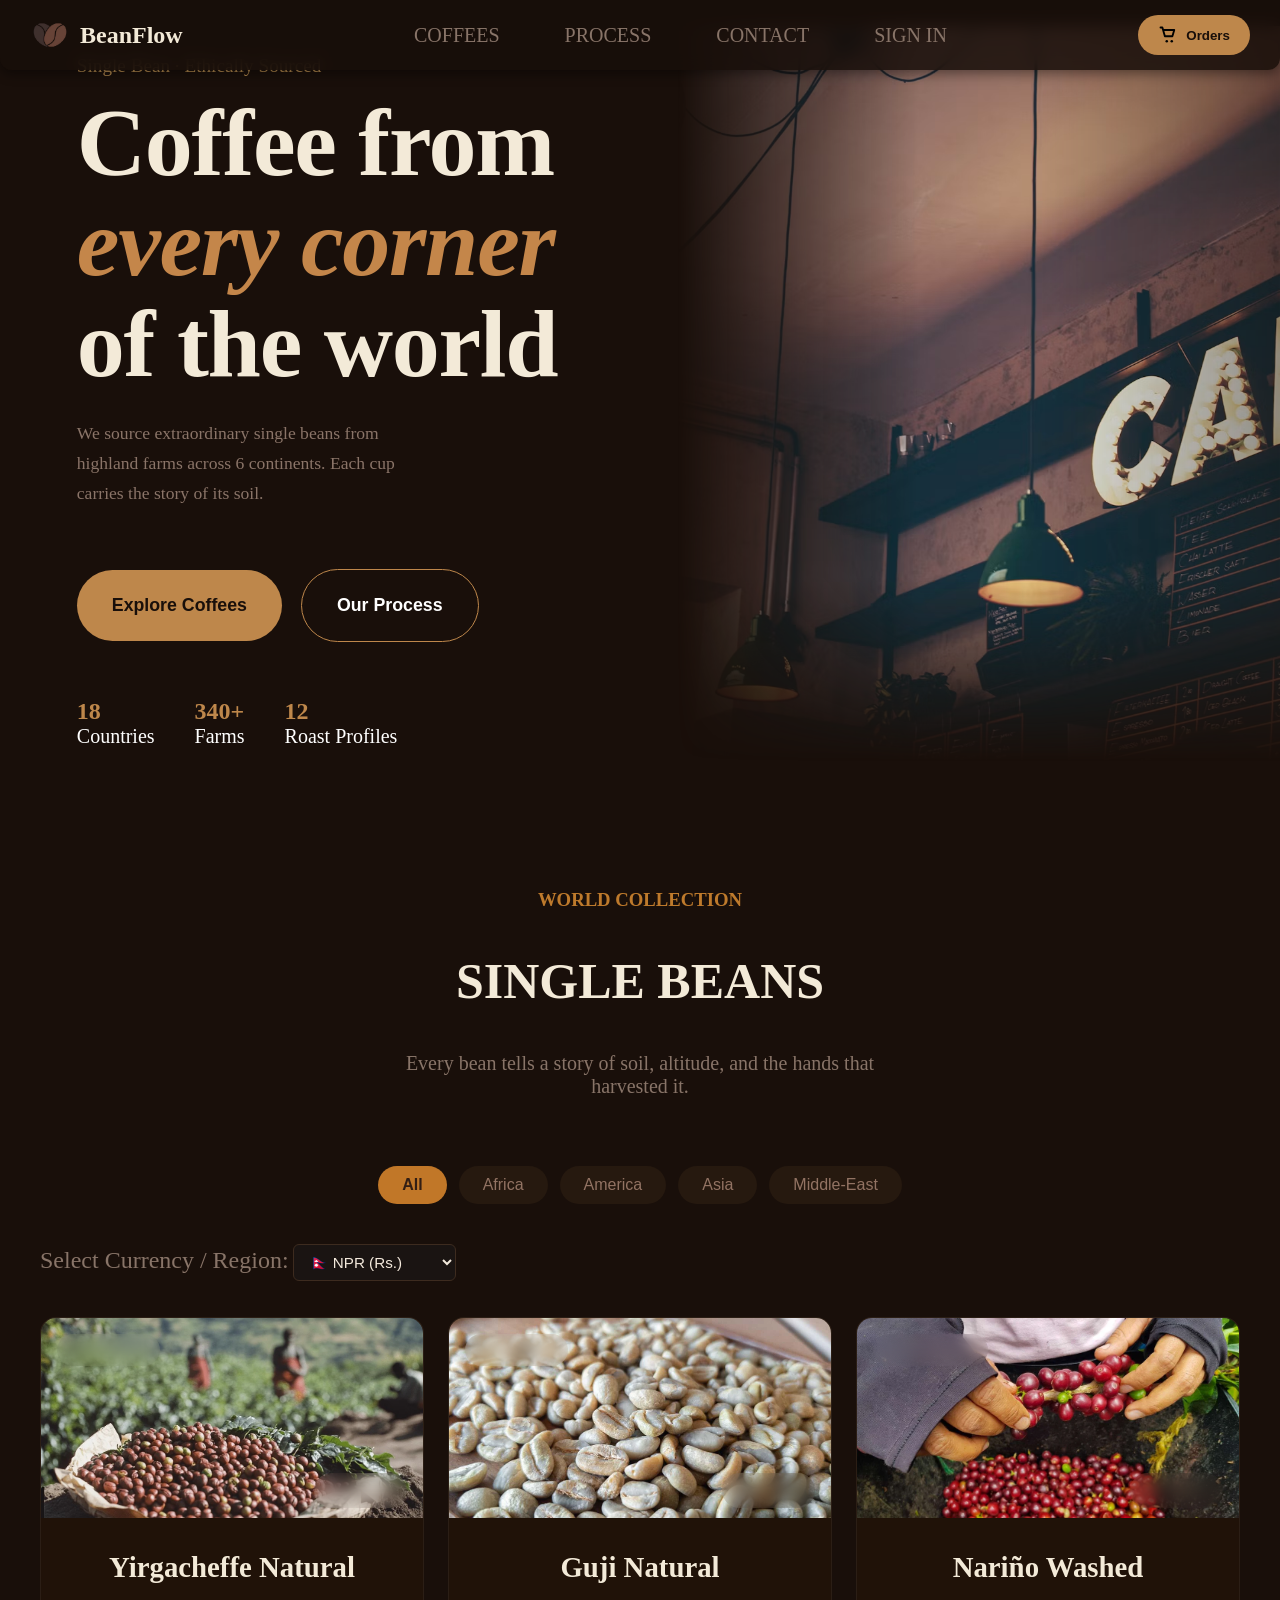
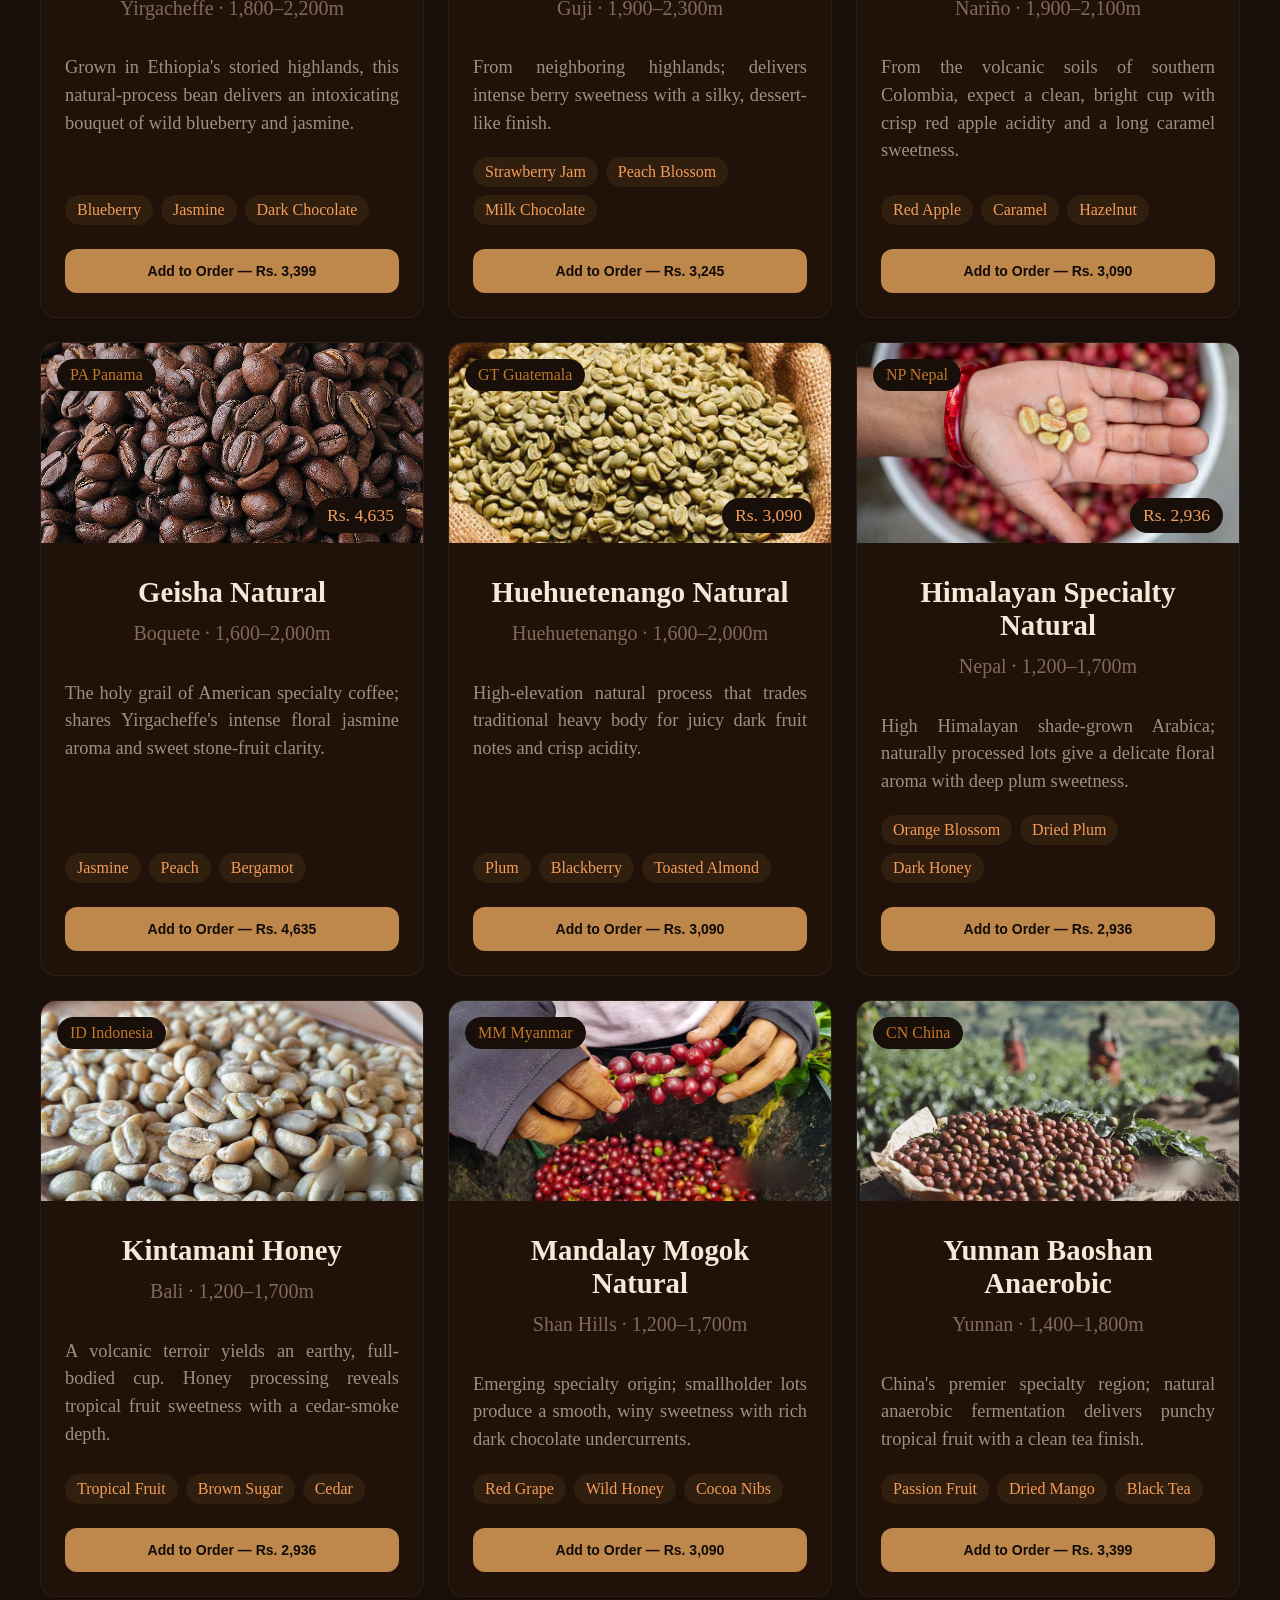
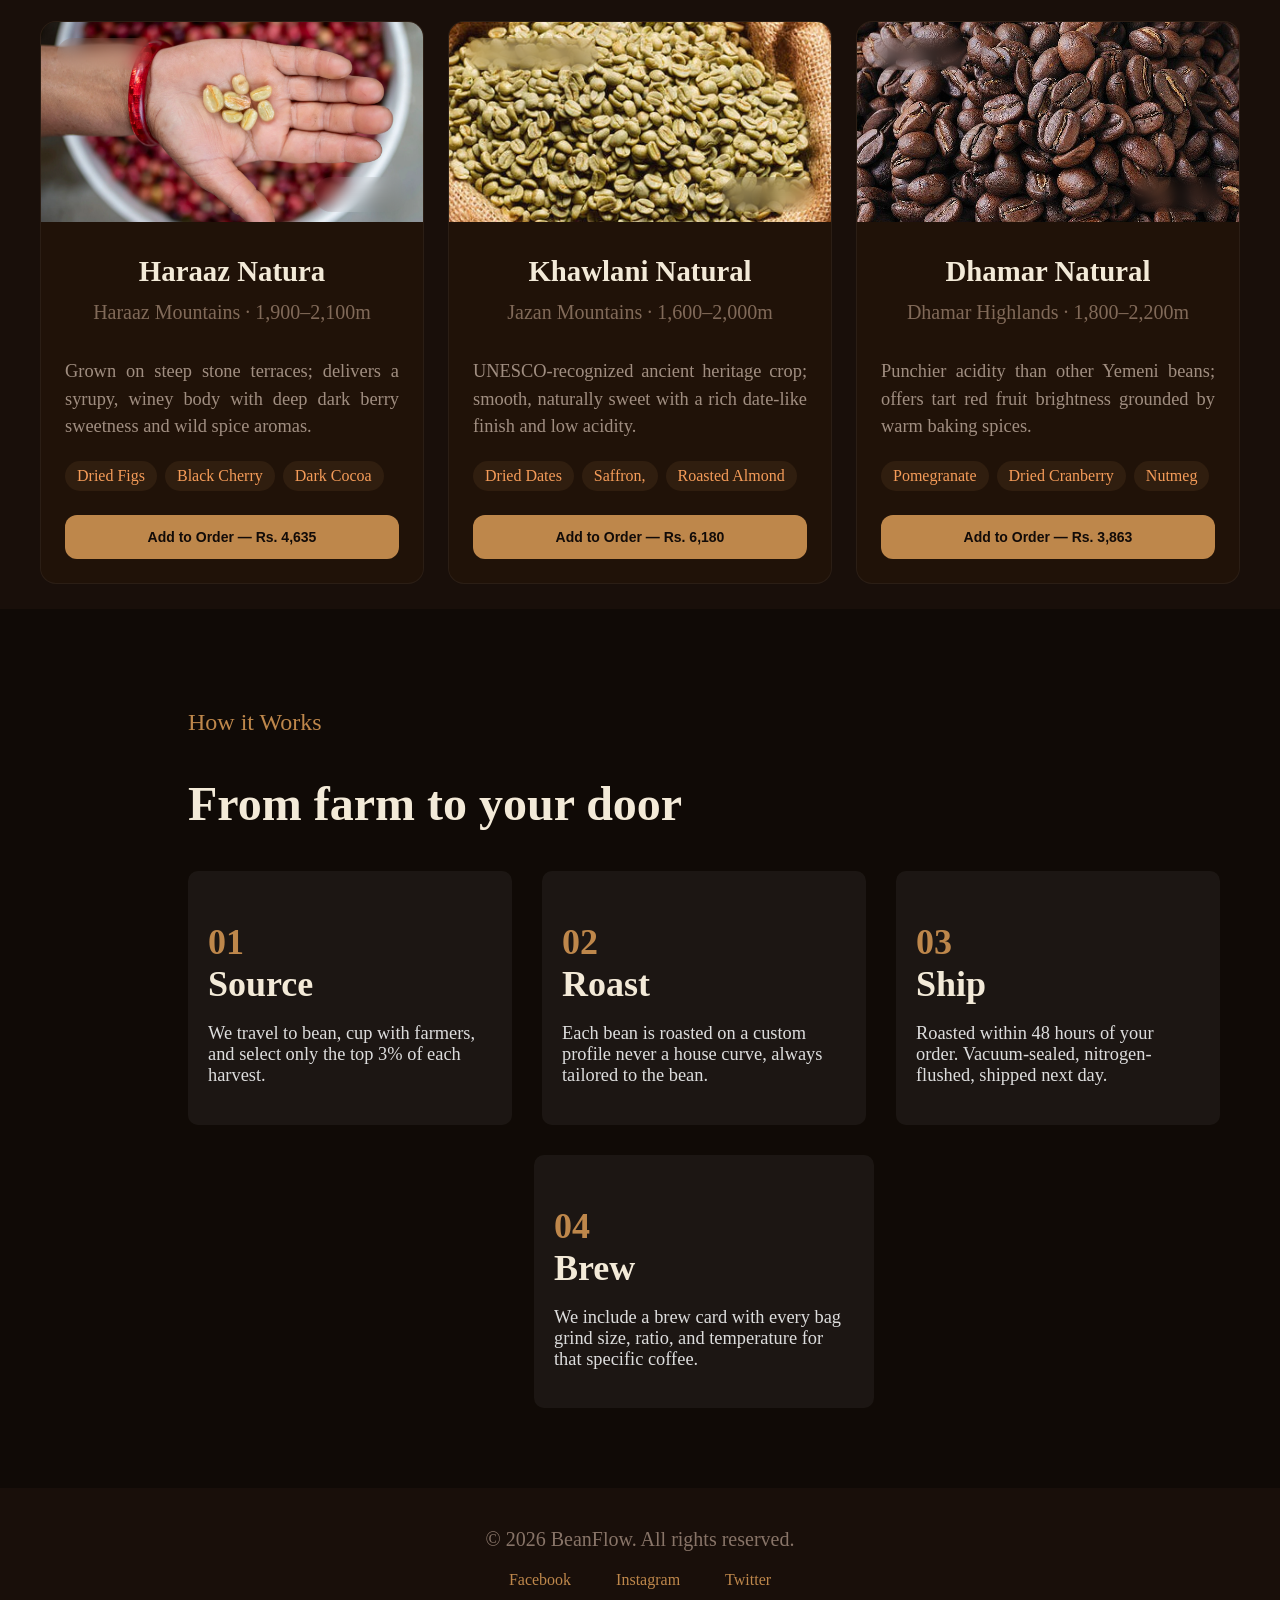
<file: index.html>
<!DOCTYPE html>
<html lang="en">

<head>
    <meta charset="UTF-8">
    <meta name="viewport" content="width=device-width, initial-scale=1.0">
    <title>BeanFlow</title>
    <link rel="icon" type="image/png" href="images\logo.png">
    <link rel="stylesheet" href="./style.css?v=1.1">
    <script src="./script.js"></script>

    <!-- Primary Meta Tags -->
    <title>BeanFlow - Every bean tells a story of soil, altitude, and the hands that
harvested it.</title>
    <meta name="description" content="We source extraordinary single beans from
highland farms across 6 continents. Each cup
carries the story of its soil.">

    <!-- Open Graph / Facebook / WhatsApp / LinkedIn -->
    <meta property="og:type" content="website">
    <meta property="og:url" content="https://ishanog.github.io/coffee/">
    <meta property="og:title" content="BeanFlow">
    <meta property="og:description" content="We source extraordinary single beans from
highland farms across 6 continents. Each cup
carries the story of its soil.">
    <meta property="og:image" content="https://ishanog.github.io/coffee/images/hero.png">
</head>

<body>

    <nav class="navbar">
        <div class="logo">
            <a href="#home"><img src="images\logo.png" alt="Coffee Shop Logo">
                <span class="logo-text">BeanFlow</span></a>
        </div>
        <ul class="nav-links">
            <li><a href="#coffees">COFFEES</a></li>
            <li><a href="#proces">PROCESS</a></li>
            <li><a href="contact.html">CONTACT</a></li>
            <li><a href="signin.html">SIGN IN</a></li>
        </ul>
        <button class="cart-button">
            <img src="./images/cart.svg" alt="Cart Icon">
            <span class="cart-text">Orders</span>
        </button>
    </nav>

    <div id="cart-drawer-overlay" class="cart-drawer-overlay">
        <div id="cart-drawer" class="cart-drawer">
            <div class="cart-header">
                <h2>Your Order</h2>
                <button id="close-cart-btn" class="close-cart-btn">&times;</button>
            </div>

            <div id="cart-items-container" class="cart-items-container">
                <!-- Items rendered dynamically via JS -->
            </div>

            <div class="cart-footer">
                <div class="cart-total-wrapper">
                    <span>Total:</span>
                    <span id="cart-total-price">$0.00</span>
                </div>
                <button id="place-order-btn" class="place-order-btn">Place Order</button>
            </div>
        </div>
    </div>

    <div class="hero" id="home">
        <div class="hero-text">
            <h2>Single Bean · Ethically Sourced</h2>
            <h1>
                <span class="coffee-from">Coffee from</span><br>
                <span class="mid">every corner</span><br>
                <span class="coffee-from">of the world</span><br>
            </h1>
            <p> We source extraordinary single beans from <br>
                highland farms across 6 continents. Each cup<br>
                carries the story of its soil.</p>

            <div class="hero-bttn">
                <a href="#coffees"><button>Explore Coffees</button></a>
                <a href="#proces"><button id="process-bttn">Our Process</button></a>
            </div>
            <div class="hero-stats">
                <div><strong>18<br></strong>Countries</div>
                <div><strong>340+<br></strong>Farms</div>
                <div><strong>12<br></strong>Roast Profiles</div>
            </div>
        </div>
        <div class="hero-image">
            <img src="images/cozy-coffee-shop-stockcake.jpg" alt="Coffee Beans">
        </div>
    </div>

    <section class="coffees" id="coffees">
        <div class="heading">
            <h3>WORLD COLLECTION</h3>
            <h1>SINGLE BEANS</h1>
            <P>Every bean tells a story of soil, altitude, and the hands that <br>harvested it.</P>
        </div>

        <div class="container2">
            <div class="filter-tabs">
                <button class="tab-btn active" data-region="all">All</button>
                <button class="tab-btn" data-region="africa">Africa</button>
                <button class="tab-btn" data-region="americas">America</button>
                <button class="tab-btn" data-region="asia">Asia</button>
                <button class="tab-btn" data-region="middle-east">Middle-East</button>
            </div>

            <!-- Currency Selector -->
            <div class="currency-selector">
                <label for="currency">Select Currency / Region:</label>
                <select id="currency" onchange="updatePrices()">
                    <option value="NPR" selected>🇳🇵 NPR (Rs.)</option>
                    <option value="USD">🇺🇸 USD ($)</option>
                    <option value="EUR">🇪🇺 EUR (€)</option>
                    <option value="GBP">🇬🇧 GBP (£)</option>
                </select>
            </div>

            <div class="cards-grid">

                <!-- Card 1, africa -->
                <div class="card" data-region="africa">
                    <div class="card-image">
                        <img src="./images/Yirgacheffe Coffee.jpg" alt="Yirgacheffe Coffee">
                        <span class="badge top-left">ET Ethiopia</span>
                        <span class="badge top-right"><span class="price" data-price-usd="22">$22</span></span>
                    </div>
                    <div class="card-content">
                        <div class="card-header">
                            <h3 class="card-title">Yirgacheffe Natural</h3>

                        </div>
                        <p class="meta">Yirgacheffe · 1,800–2,200m</p>
                        <p class="description">
                            Grown in Ethiopia's storied highlands, this natural-process bean delivers an intoxicating
                            bouquet of wild blueberry and jasmine.
                        </p>
                        <div class="tags">
                            <span class="tag">Blueberry</span>
                            <span class="tag">Jasmine</span>
                            <span class="tag">Dark Chocolate</span>
                        </div>
                        <button class="btn-primary" data-price-usd="22">Add to Order — $22</button>
                    </div>
                </div>
                <div class="card" data-region="africa">
                    <div class="card-image">
                        <img src="./images/Guji Natural.webp" alt="Guji Natural">
                        <span class="badge top-left">ET Ethiopia</span>
                        <span class="badge top-right"><span class="price" data-price-usd="21">$21</span></span>
                    </div>
                    <div class="card-content">
                        <div class="card-header">
                            <h3 class="card-title">Guji Natural</h3>
                        </div>
                        <p class="meta">Guji · 1,900–2,300m</p>
                        <p class="description">
                            From neighboring highlands; delivers intense berry sweetness with a silky, dessert-like
                            finish.
                        </p>
                        <div class="tags">
                            <span class="tag">Strawberry Jam</span>
                            <span class="tag">Peach Blossom</span>
                            <span class="tag">Milk Chocolate</span>
                        </div>
                        <button class="btn-primary" data-price-usd="21">Add to Order — $21</button>
                    </div>
                </div>

                <!-- Card 2, americas -->


                <div class="card" data-region="americas">
                    <div class="card-image">
                        <img src="./images/Nariño Washed.jpg" alt="Nariño Coffee">
                        <span class="badge top-left">CO Colombia</span>
                        <span class="badge top-right"><span class="price" data-price-usd="20">$20</span></span>
                    </div>
                    <div class="card-content">
                        <div class="card-header">
                            <h3 class="card-title">Nariño Washed</h3>
                        </div>
                        <p class="meta">Nariño · 1,900–2,100m</p>
                        <p class="description">
                            From the volcanic soils of southern Colombia, expect a clean, bright cup with crisp red
                            apple acidity and a long caramel sweetness.
                        </p>
                        <div class="tags">
                            <span class="tag">Red Apple</span>
                            <span class="tag">Caramel</span>
                            <span class="tag">Hazelnut</span>
                        </div>
                        <button class="btn-primary" data-price-usd="20">Add to Order — $20</button>
                    </div>
                </div>


                <div class="card" data-region="americas">
                    <div class="card-image">
                        <img src="./images/bean_logic.jpg" alt="Nariño Coffee">
                        <span class="badge top-left">PA Panama</span>
                        <span class="badge top-right"><span class="price" data-price-usd="30">$30</span></span>
                    </div>
                    <div class="card-content">
                        <div class="card-header">
                            <h3 class="card-title">Geisha Natural</h3>
                        </div>
                        <p class="meta">Boquete · 1,600–2,000m</p>
                        <p class="description">
                            The holy grail of American specialty coffee; shares Yirgacheffe's
                            intense floral jasmine aroma and sweet stone-fruit clarity.
                        </p>
                        <div class="tags">
                            <span class="tag">Jasmine</span>
                            <span class="tag">Peach</span>
                            <span class="tag">Bergamot</span>
                        </div>
                        <button class="btn-primary" data-price-usd="30">Add to Order — $30</button>
                    </div>
                </div>

                <div class="card" data-region="americas">
                    <div class="card-image">
                        <img src="./images/Huehuetenango Natural.jpg" alt="Nariño Coffee">
                        <span class="badge top-left">GT Guatemala</span>
                        <span class="badge top-right"><span class="price" data-price-usd="20">$20</span></span>
                    </div>
                    <div class="card-content">
                        <div class="card-header">
                            <h3 class="card-title">Huehuetenango Natural</h3>

                        </div>
                        <p class="meta">Huehuetenango · 1,600–2,000m</p>
                        <p class="description">
                            High-elevation natural process that trades traditional heavy
                            body for juicy dark fruit notes and crisp acidity.
                        </p>
                        <div class="tags">
                            <span class="tag">Plum</span>
                            <span class="tag">Blackberry</span>
                            <span class="tag">Toasted Almond</span>
                        </div>
                        <button class="btn-primary" data-price-usd="20">Add to Order — $20</button>
                    </div>
                </div>

                <!-- Card 3 -->

                <div class="card" data-region="asia">
                    <div class="card-image">
                        <img src="./images/Himalayan Specialty Natural.webp" alt="Kintamani Coffee">
                        <span class="badge top-left">NP Nepal</span>
                        <span class="badge top-right"><span class="price" data-price-usd="19">$19</span></span>
                    </div>
                    <div class="card-content">
                        <div class="card-header">
                            <h3 class="card-title">Himalayan Specialty Natural</h3>

                        </div>
                        <p class="meta">Nepal · 1,200–1,700m</p>
                        <p class="description">
                            High Himalayan shade-grown Arabica; naturally processed lots give a delicate floral aroma
                            with deep plum sweetness.
                        </p>
                        <div class="tags">
                            <span class="tag">Orange Blossom</span>
                            <span class="tag">Dried Plum</span>
                            <span class="tag">Dark Honey</span>
                        </div>
                        <button class="btn-primary" data-price-usd="19">Add to Order — $19</button>
                    </div>
                </div>

                <div class="card" data-region="asia">
                    <div class="card-image">
                        <img src="./images/Guji Natural.webp" alt="Kintamani Coffee">
                        <span class="badge top-left">ID Indonesia</span>
                        <span class="badge top-right"><span class="price" data-price-usd="19">$19</span>
                    </div>
                    <div class="card-content">
                        <div class="card-header">
                            <h3 class="card-title">Kintamani Honey</h3>
                        </div>
                        <p class="meta">Bali · 1,200–1,700m</p>
                        <p class="description">
                            A volcanic terroir yields an earthy, full-bodied cup. Honey processing reveals tropical
                            fruit sweetness with a cedar-smoke depth.
                        </p>
                        <div class="tags">
                            <span class="tag">Tropical Fruit</span>
                            <span class="tag">Brown Sugar</span>
                            <span class="tag">Cedar</span>
                        </div>
                        <button class="btn-primary" data-price-usd="19">Add to Order — $19</button>
                    </div>
                </div>

                <div class="card" data-region="asia">
                    <div class="card-image">
                        <img src="./images/Nariño Washed.jpg" alt="Kintamani Coffee">
                        <span class="badge top-left">MM Myanmar</span>
                        <span class="badge top-right"><span class="price" data-price-usd="20">$20</span></span>
                    </div>
                    <div class="card-content">
                        <div class="card-header">
                            <h3 class="card-title">Mandalay Mogok Natural</h3>
                        </div>
                        <p class="meta">Shan Hills · 1,200–1,700m</p>
                        <p class="description">
                            Emerging specialty origin; smallholder lots produce a smooth, winy sweetness with rich dark
                            chocolate undercurrents.
                        </p>
                        <div class="tags">
                            <span class="tag">Red Grape</span>
                            <span class="tag">Wild Honey</span>
                            <span class="tag">Cocoa Nibs</span>
                        </div>
                        <button class="btn-primary" data-price-usd="20">Add to Order — $20</button>
                    </div>
                </div>

                <div class="card" data-region="asia">
                    <div class="card-image">
                        <img src="./images/Yirgacheffe Coffee.jpg" alt="Kintamani Coffee">
                        <span class="badge top-left">CN China</span>
                        <span class="badge top-right"><span class="price" data-price-usd="22">$22</span></span>
                    </div>
                    <div class="card-content">
                        <div class="card-header">
                            <h3 class="card-title">Yunnan Baoshan Anaerobic</h3>
                        </div>
                        <p class="meta">Yunnan · 1,400–1,800m</p>
                        <p class="description">
                            China's premier specialty region; natural anaerobic fermentation delivers punchy tropical
                            fruit with a clean tea finish.
                        </p>
                        <div class="tags">
                            <span class="tag">Passion Fruit</span>
                            <span class="tag">Dried Mango</span>
                            <span class="tag">Black Tea</span>
                        </div>
                        <button class="btn-primary" data-price-usd="22">Add to Order — $22</button>
                    </div>
                </div>

                <div class="card" data-region="middle-east">
                    <div class="card-image">
                        <img src="./images/Himalayan Specialty Natural.webp" alt="Nariño Coffee">
                        <span class="badge top-left">YE Yemen</span>
                        <span class="badge top-right"><span class="price" data-price-usd="30">$30</span></span>
                    </div>
                    <div class="card-content">
                        <div class="card-header">
                            <h3 class="card-title">Haraaz Natura</h3>

                        </div>
                        <p class="meta">Haraaz Mountains · 1,900–2,100m</p>
                        <p class="description">
                            Grown on steep stone terraces; delivers a syrupy, winey body with deep dark berry sweetness
                            and wild spice aromas.
                        </p>
                        <div class="tags">
                            <span class="tag">Dried Figs</span>
                            <span class="tag">Black Cherry</span>
                            <span class="tag">Dark Cocoa</span>
                        </div>
                        <button class="btn-primary" data-price-usd="30">Add to Order — $30</button>
                    </div>
                </div>

                <div class="card" data-region="middle-east">
                    <div class="card-image">
                        <img src="./images/Huehuetenango Natural.jpg" alt="Nariño Coffee">
                        <span class="badge top-left">SA Saudi Arabia</span>
                        <span class="badge top-right"><span class="price" data-price-usd="40">$40</span></span>
                    </div>
                    <div class="card-content">
                        <div class="card-header">
                            <h3 class="card-title">Khawlani Natural</h3>

                        </div>
                        <p class="meta">Jazan Mountains · 1,600–2,000m</p>
                        <p class="description">
                            UNESCO-recognized ancient heritage crop; smooth, naturally sweet with a rich date-like
                            finish and low acidity.
                        </p>
                        <div class="tags">
                            <span class="tag">Dried Dates</span>
                            <span class="tag">Saffron,</span>
                            <span class="tag">Roasted Almond</span>
                        </div>
                        <button class="btn-primary" data-price-usd="40">Add to Order — $40</button>
                    </div>
                </div>

                <div class="card" data-region="middle-east">
                    <div class="card-image">
                        <img src="./images/bean_logic.jpg" alt="Nariño Coffee">
                        <span class="badge top-left">YE Yemen</span>
                        <span class="badge top-right"><span class="price" data-price-usd="25">$25</span></span>
                    </div>
                    <div class="card-content">
                        <div class="card-header">
                            <h3 class="card-title">Dhamar Natural</h3>

                        </div>
                        <p class="meta">Dhamar Highlands · 1,800–2,200m</p>
                        <p class="description">
                            Punchier acidity than other Yemeni beans; offers tart red fruit brightness grounded by warm
                            baking spices.
                        </p>
                        <div class="tags">
                            <span class="tag">Pomegranate</span>
                            <span class="tag">Dried Cranberry</span>
                            <span class="tag">Nutmeg</span>
                        </div>
                        <button class="btn-primary" data-price-usd="25">Add to Order — $25</button>
                    </div>
                </div>

            </div>
        </div>
    </section>

    <section class="last" id="proces">
        <div class="last-text">
            <h2>How it Works</h2>
            <h1>From farm to your door</h1>
            <div class="steps">
                <div class="step">
                    <h1><strong>01<br></strong> Source</h1>
                    <p>We travel to bean, cup with farmers, and select only the top 3% of each harvest.</p>
                </div>
                <div class="step">
                    <h1><strong>02<br></strong> Roast</h1>
                    <p>Each bean is roasted on a custom profile never a house curve, always tailored to the bean.
                    </p>
                </div>
                <div class="step">
                    <h1><strong>03<br></strong> Ship</h1>
                    <p>Roasted within 48 hours of your order. Vacuum-sealed, nitrogen-flushed, shipped next day.</p>
                </div>
                <div class="step">
                    <h1><strong>04<br></strong> Brew</h1>
                    <p>We include a brew card with every bag grind size, ratio, and temperature for that specific
                        coffee.</p>
                </div>
            </div>
        </div>
    </section>

    <section class="footer">
        <div class="copyright">
            <p>&copy; 2026 BeanFlow. All rights reserved.</p>
        </div>
        <div class="socials">
            <a href="#">Facebook</a>
            <a href="#">Instagram</a>
            <a href="#">Twitter</a>
        </div>


    </section>

</body>


</html>
</file>
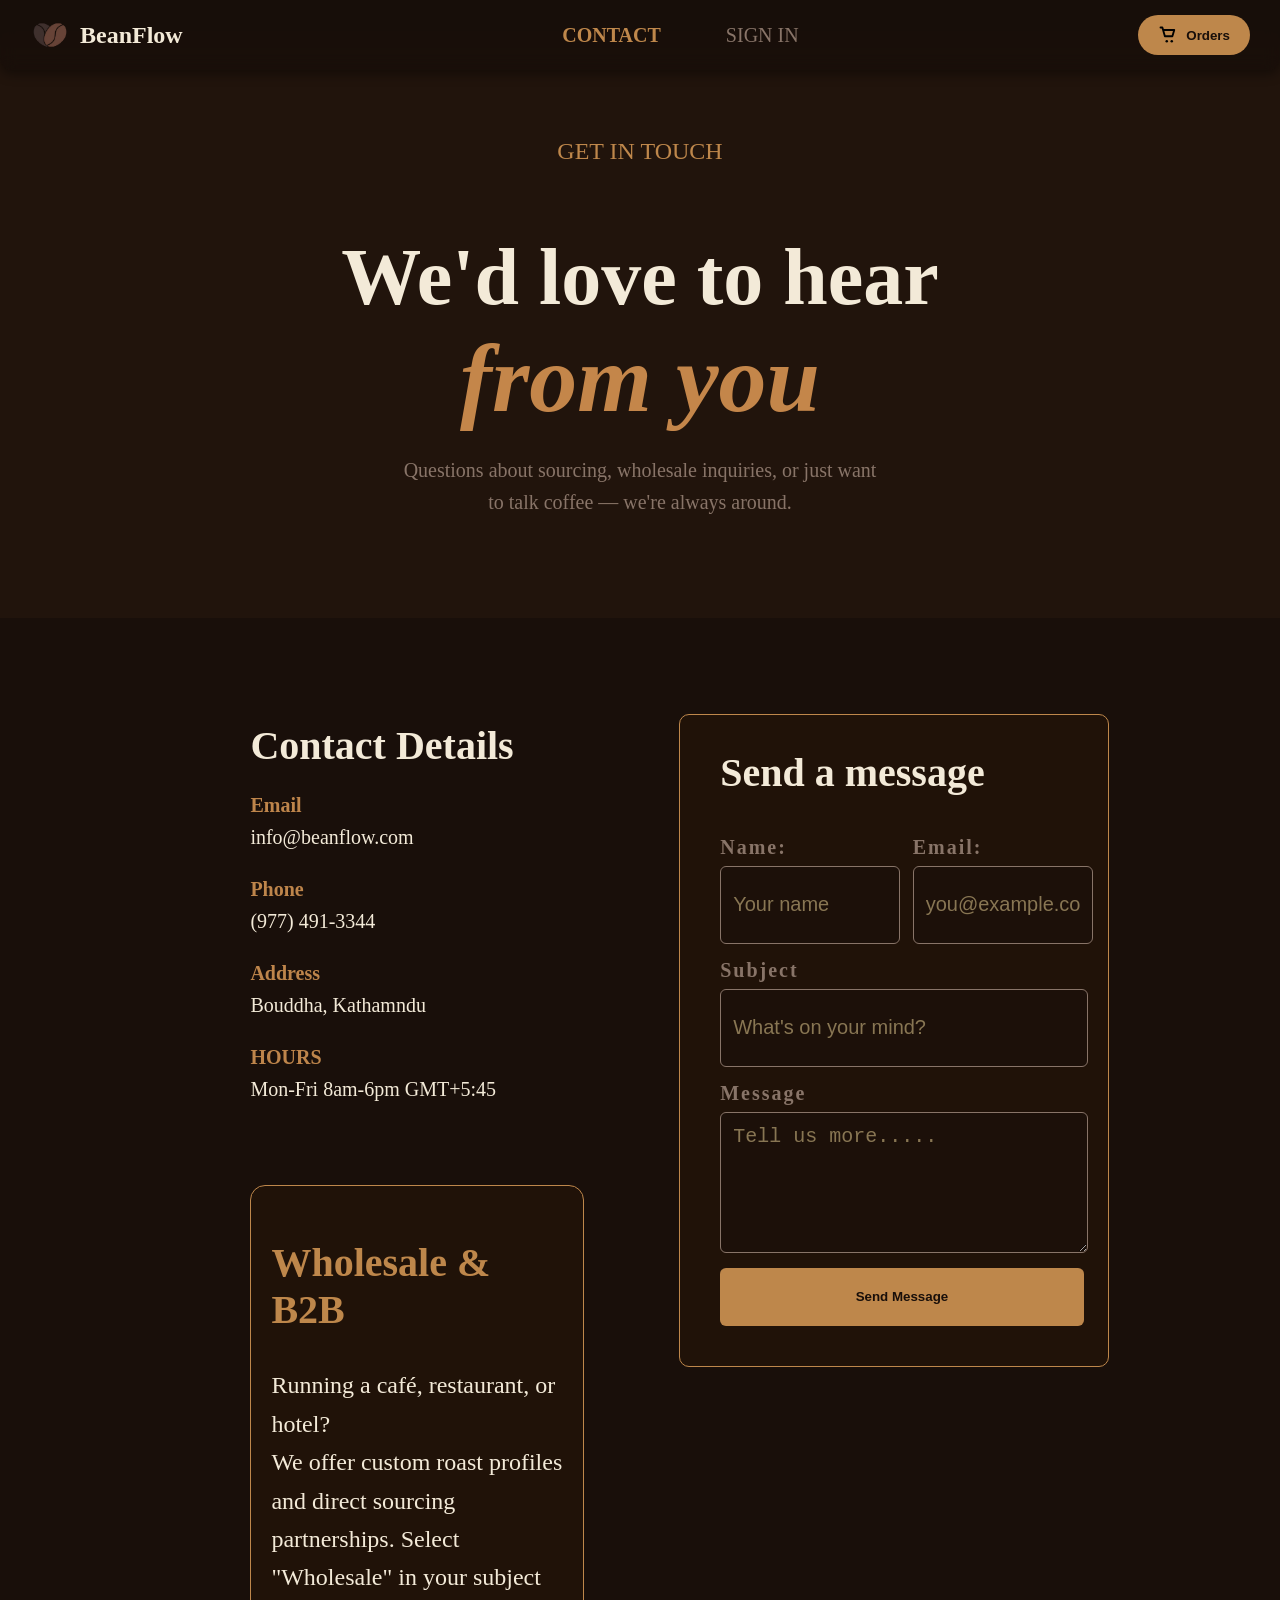
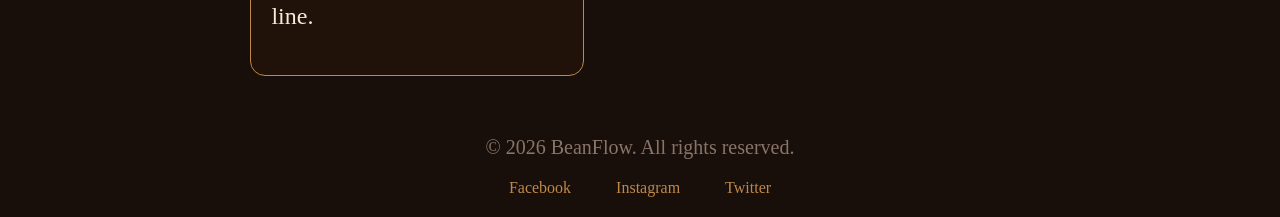
<file: contact.html>
<!DOCTYPE html>
<html lang="en">

<head>
    <meta charset="UTF-8">
    <meta name="viewport" content="width=device-width, initial-scale=1.0">
    <title>BeanFlow - contact</title>
    <link rel="icon" type="image/png" href="images\logo.png">
    <link rel="stylesheet" href="style.css?v=1.1">
    <script src="script.js"></script>
</head>

<body>

    <nav class="navbar">
        <div class="logo">
            <a href="index.html"><img src="images\logo.png" alt="Coffee Shop Logo">
                <span class="logo-text">BeanFlow</span></a>
        </div>
        <ul class="nav-links">
            <li><a href="contact.html"><span class="contact-nav">CONTACT</span></a></li>
            <li><a href="signin.html">SIGN IN</a></li>
        </ul>
        <button class="cart-button">
            <img src="./images/cart.svg" alt="Cart Icon"> 
            <span class="cart-text">Orders</span>
        </button>
    </nav>

        <div id="cart-drawer-overlay" class="cart-drawer-overlay">
        <div id="cart-drawer" class="cart-drawer">
            <div class="cart-header">
                <h2>Your Order</h2>
                <button id="close-cart-btn" class="close-cart-btn">&times;</button>
            </div>
            
            <div id="cart-items-container" class="cart-items-container">
                <!-- Items rendered dynamically via JS -->
            </div>

            <div class="cart-footer">
                <div class="cart-total-wrapper">
                    <span>Total:</span>
                    <span id="cart-total-price">$0.00</span>
                </div>
                <button id="place-order-btn" class="place-order-btn">Place Order</button>
            </div>
        </div>
    </div>

    <section class="intro">
        <div class="intro-text">
            <h2>GET IN TOUCH</h2>
            <h1>We'd love to hear<br>
                <span class="mid">from you</span>
            </h1>
            <p>Questions about sourcing, wholesale inquiries, or just want<br>to talk coffee — we're always around.</p>
        </div>
    </section>

    <section class="contact">
        <div class="contact-left">
            <h2>Contact Details</h2>
            <p><strong>Email<br></strong> info@beanflow.com</p>
            <p><strong>Phone<br></strong> (977) 491-3344</p>
            <p><strong>Address<br></strong> Bouddha, Kathamndu</p>
            <p><strong>HOURS<br></strong> Mon-Fri 8am-6pm GMT+5:45</p>
            <div class="b2binfo">
                <h1>Wholesale & B2B<br></h1>
                <p>Running a café, restaurant, or hotel?<br> We offer custom roast profiles and direct sourcing partnerships. Select "Wholesale" in your subject line.</p>
            </div>
        </div>

        <div class="contact-right">
            <div class="cointainer1">
                <h2>Send a message</h2>
                <!-- Added form ID contact-form -->
                <form id="contact-form" action="send-email.php" method="POST">
                    <!-- Honeypot Anti-Spam Field -->
                    <input type="text" name="website_hp" style="display:none !important;" tabindex="-1" autocomplete="off">
                    
                    <div class="form-row">
                        <div class="form-group">
                            <label for="name">Name:</label>
                            <input type="text" id="name" name="name" required placeholder="Your name">
                        </div>
                        <div class="form-group">
                            <label for="email">Email:</label>
                            <input type="email" id="email" name="email" required placeholder="you@example.com">
                        </div>
                    </div>
                    <label for="text">Subject</label>
                    <input type="text" id="text" name="subject" required placeholder="What's on your mind?">

                    <label for="message">Message</label>
                    <textarea id="message" name="message" rows="5" required placeholder="Tell us more....."></textarea>

                    <button type="submit">Send Message</button>
                </form>
            </div>
        </div>
    </section>

    <section class="footer">
        <div class="copyright">
            <p>&copy; 2026 BeanFlow. All rights reserved.</p>
        </div>
        <div class="socials">
            <a href="#">Facebook</a>
            <a href="#">Instagram</a>
            <a href="#">Twitter</a>
        </div>
    </section>

    <script>
    document.getElementById('contact-form').addEventListener('submit', function (e) {
        e.preventDefault();
        const form = this;
        const formData = new FormData(form);

        fetch('send-email.php', {
            method: 'POST',
            body: formData
        })
        .then(res => res.json())
        .then(data => {
            alert(data.message);
            if (data.status === 'success') {
                form.reset();
            }
        })
        .catch(err => {
            console.error('Email error:', err);
            alert('An error occurred while trying to send your message. Please try again.');
        });
    });
    </script>
</body>

</html>
</file>
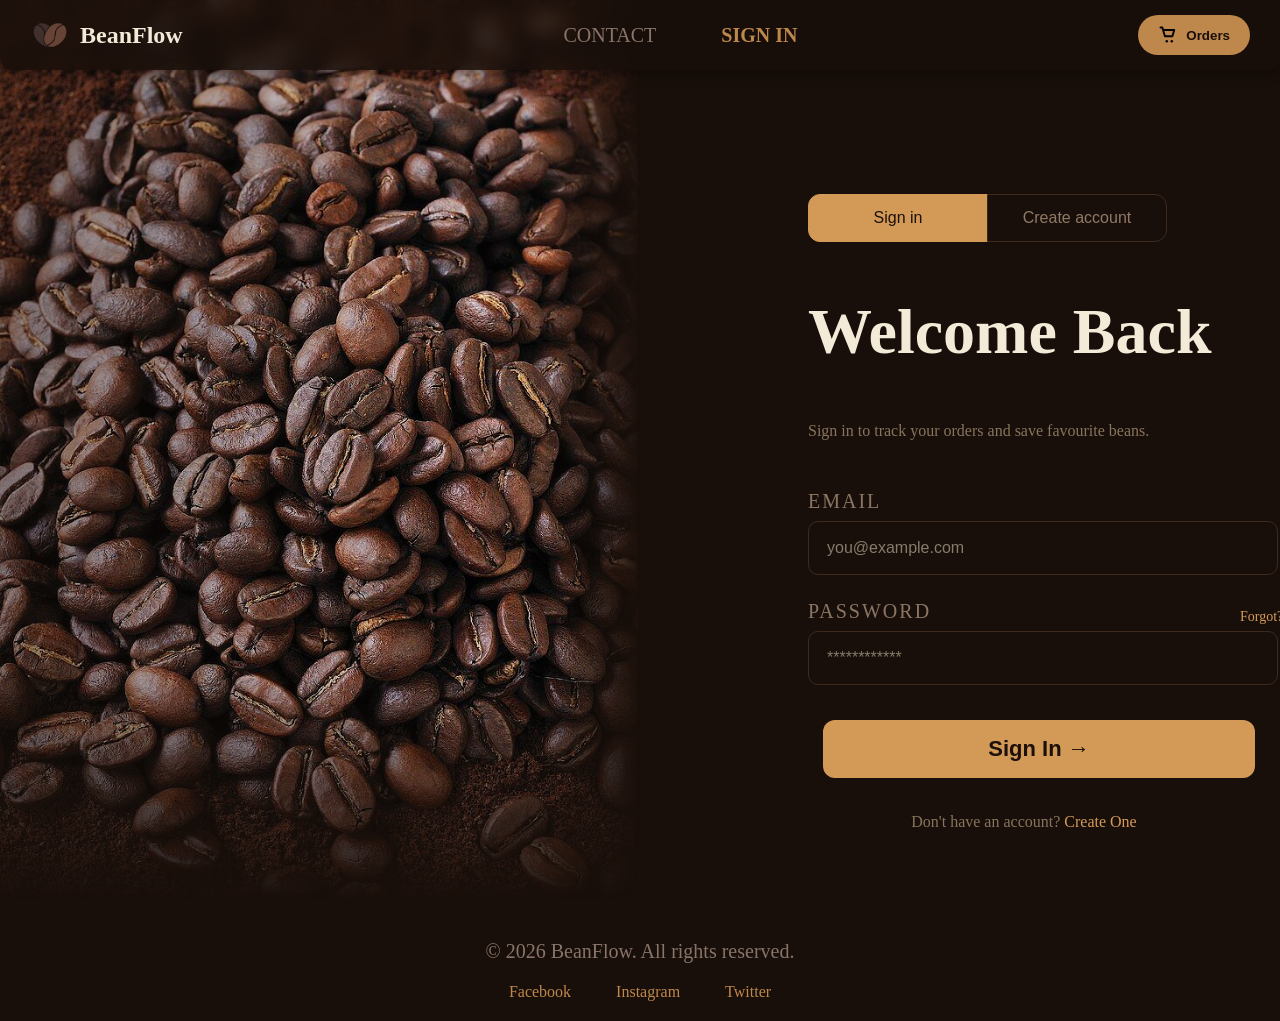
<file: signin.html>
<!DOCTYPE html>
<html lang="en">

<head>
    <meta charset="UTF-8">
    <meta name="viewport" content="width=device-width, initial-scale=1.0">
    <title>BeanFlow - Sign In</title>
    <link rel="icon" type="image/png" href="./images/logo.png">
    <link rel="stylesheet" href="./style.css?v=1.1">
    <script src="./script.js" defer></script>
</head>

<body>

    <nav class="navbar">
        <div class="logo">
            <a href="index.html"><img src="./images/logo.png" alt="Coffee Shop Logo">
                <span class="logo-text">BeanFlow</span></a>
        </div>
        <ul class="nav-links">
            <li><a href="contact.html">CONTACT</a></li>
            <li><a href="signin.html"><span class="signin-nav">SIGN IN</span></a></li>
        </ul>
        <button class="cart-button">
            <img src="./images/cart.svg" alt="Cart Icon">
            <span class="cart-text">Orders</span>
        </button>
    </nav>

    <div id="cart-drawer-overlay" class="cart-drawer-overlay">
        <div id="cart-drawer" class="cart-drawer">
            <div class="cart-header">
                <h2>Your Order</h2>
                <button id="close-cart-btn" class="close-cart-btn">&times;</button>
            </div>

            <div id="cart-items-container" class="cart-items-container">
                <!-- Items rendered dynamically via JS -->
            </div>

            <div class="cart-footer">
                <div class="cart-total-wrapper">
                    <span>Total:</span>
                    <span id="cart-total-price">$0.00</span>
                </div>
                <button id="place-order-btn" class="place-order-btn">Place Order</button>
            </div>
        </div>
    </div>

    <section class="login_land">
        <div class="login_right">
            <img src="./images/bean_logic.jpg" alt="Bean Flow Visual">
        </div>

        <div class="login_left">
            <div class="tab-switcher">
                <button id="signin-btn" class="signup active" onclick="switchTab('signin')">Sign in</button>
                <button id="signup-btn" class="create_acc" onclick="switchTab('signup')">Create account</button>
            </div>

            <!-- ================= SIGN IN VIEW ================= -->
            <div id="signin-view" class="form-content active">
                <h1>Welcome Back</h1>
                <p>Sign in to track your orders and save favourite beans.</p>

                <p id="signin-success" class="success-msg" style="display: none; color: #4BB543;"></p>

                <!-- Inside #signin-view -->
                <form id="signin-form" method="POST" action="login.php">
                    <div class="lform-row">
                        <div class="form-group">
                            <label for="email">EMAIL</label>
                            <input type="email" id="email" name="email" required placeholder="you@example.com">
                        </div>
                        <div class="lform-group">
                            <label for="password">PASSWORD</label>
                            <a href="#" class="forgot-link">Forgot?</a>
                            <input type="password" id="password" name="password" required placeholder="************">
                        </div>
                    </div>
                    <button type="submit" class="signin-btn">Sign In &rarr;</button>
                </form>
                <p class="register_link">Don't have an account? <a href="#" onclick="switchTab('signup')">Create One</a>
                </p>
            </div>

            <!-- ================= CREATE ACCOUNT VIEW ================= -->
            <div id="signup-view" class="form-content">
                <h1>Join BeanFlow</h1>
                <p>Create your account to start ordering from 18 countries.</p>

                <!-- Error Display Paragraph -->
                <p id="register-error" style="display: none; color: #ff6b6b; font-weight: bold; margin-bottom: 15px;">
                </p>

                <form id="signup-form" action="register.php" method="POST">
                    <div class="lform-row">
                        <div class="form-group">
                            <label for="fullname">FULL NAME</label>
                            <input type="text" id="fullname" name="fullname" required placeholder="Jane Smith">
                        </div>
                        <div class="form-group">
                            <label for="signup-email">EMAIL</label>
                            <input type="email" id="signup-email" name="email" required placeholder="you@example.com">
                        </div>
                        <div class="form-group">
                            <label for="signup-password">PASSWORD</label>
                            <input type="password" id="signup-password" name="password" required placeholder="********">
                        </div>
                    </div>

                    <button type="submit" class="signin-btn">Create Account &rarr;</button>
                </form>

                <p class="register_link">Already have an account? <a href="#" onclick="switchTab('signin')">Sign in</a>
                </p>
            </div>
        </div>
    </section>

    <section class="footer">
        <div class="copyright">
            <p>&copy; 2026 BeanFlow. All rights reserved.</p>
        </div>
        <div class="socials">
            <a href="#">Facebook</a>
            <a href="#">Instagram</a>
            <a href="#">Twitter</a>
        </div>
    </section>
    <script>
        // 1. Standalone Bottom-Right Toast Helper Function
        function showToast(message, type = 'error') {
            let container = document.getElementById('toast-container');

            if (!container) {
                container = document.createElement('div');
                container.id = 'toast-container';
                document.body.appendChild(container);
            }

            const toast = document.createElement('div');
            toast.className = `toast-msg ${type}`;
            toast.textContent = message;

            container.appendChild(toast);

            setTimeout(() => {
                toast.classList.add('show');
            }, 10);

            setTimeout(() => {
                toast.classList.remove('show');
                setTimeout(() => toast.remove(), 300);
            }, 3500);
        }

        // 2. SIGN IN AJAX Handler
        document.getElementById('signin-form').addEventListener('submit', function (e) {
            e.preventDefault();

            const formData = new FormData(this);

            fetch('login.php', {
                method: 'POST',
                body: formData
            })
                .then(async response => {
                    const rawText = await response.text();
                    try {
                        return JSON.parse(rawText);
                    } catch (err) {
                        console.error('Server Output Error:', rawText);
                        throw new Error('Server returned an invalid response.');
                    }
                })
                .then(data => {
                    if (data.status === 'error') {
                        showToast(data.message, 'error');
                    } else if (data.status === 'success') {
                        showToast(data.message, 'success');
                        setTimeout(() => {
                            window.location.href = data.redirect;
                        }, 1200);
                    }
                })
                .catch(err => {
                    console.error('Sign In Error:', err);
                    showToast(err.message || 'Login failed.', 'error');
                });
        });

        // 3. REGISTRATION AJAX Handler
        document.getElementById('signup-form').addEventListener('submit', function (e) {
            e.preventDefault();

            const formData = new FormData(this);

            fetch('register.php', {
                method: 'POST',
                body: formData
            })
                .then(async response => {
                    const rawText = await response.text();
                    try {
                        return JSON.parse(rawText);
                    } catch (jsonErr) {
                        console.error('Server Output Error:', rawText);
                        throw new Error('Server returned an invalid response.');
                    }
                })
                .then(data => {
                    if (data.status === 'error') {
                        showToast(data.message, 'error');
                    } else if (data.status === 'success') {
                        showToast('Account created successfully! Redirecting...', 'success');
                        setTimeout(() => {
                            window.location.href = data.redirect;
                        }, 1500);
                    }
                })
                .catch(err => {
                    console.error('Registration Error:', err);
                    showToast(err.message || 'An unexpected error occurred.', 'error');
                });
        });
    </script>

</body>

</html>
</file>
<file: style.css>
/* scrool bar */
::-webkit-scrollbar {
    width: 10px;
    height: 10px;
}


::-webkit-scrollbar-track {
    background: #100b08;
}

::-webkit-scrollbar-thumb {
    background: #3d2b1f;
    border-radius: 5px;
    border: 2px solid #100b08;
}

/* for smooth scroll */
html {
    scroll-behavior: smooth;
    scroll-padding-top: 80px;
}

body {
    margin: 0;
    font-family: "Playfair Display", serif;
    background-color: #190F0A;
}

.navbar {
    position: fixed;
    background: rgba(24, 15, 10, 0.85);
    backdrop-filter: blur(8px);
    -webkit-backdrop-filter: blur(8px);
    padding: 15px 30px;
    border-radius: 0 0 12px 12px;
    box-shadow: 0 4px 12px rgba(0, 0, 0, 0.4);
    z-index: 1000;
    overflow: hidden;
    display: flex;
    justify-content: space-between;
    align-items: center;
    z-index: 1000;
    top: 0;
    width: 100%;
    padding: 15px 30px;
    box-sizing: border-box;
}

.nav-links {
    list-style: none;
    margin: 0 15px;
    font-size: 20px;
    display: flex;
    gap: 65px;
}


.nav-links li a {
    text-decoration: none;
    color: #887468;
    /* font-weight: bold; */
}

.nav-links li a:hover {
    color: #f0dac2;
    transition: 0.3s;
}

.contact-nav {
    color: #BE874B;
    font-weight: bold;
}

.signin-nav {
    color: #BE874B;
    font-weight: bold;
}

.cart-button {
    background-color: #BE874B;
    color: #190F0A;
    border: none;
    padding: 10px 20px;
    cursor: pointer;
    border-radius: 20px;
    flex-shrink: 0;
    font-weight: bold;

    /* Add these alignment properties */
    display: inline-flex;
    align-items: center;
    justify-content: center;
}

.cart-button:hover {
    background-color: #A36B3D;
}

.cart-button img,
.cart-button svg {
    width: 20px;
    height: auto;
    margin-right: 8px;
    display: block;
    /* Removes unwanted bottom inline whitespace */
}

/* Cart Drawer Layout */
.cart-drawer-overlay {
    display: none;
    position: fixed;
    top: 0;
    left: 0;
    width: 100%;
    height: 100%;
    background: rgba(0, 0, 0, 0.7);
    z-index: 99999;
    justify-content: flex-end;
}

.cart-drawer {
    width: 100%;
    max-width: 550px;
    height: 100%;
    background: #201208;
    border-left: 2px solid #3d2a1d;
    color: #F3EAD8;
    display: flex;
    flex-direction: column;
    padding: 20px;
    box-sizing: border-box;
    position: relative;
}

/* Header & Footer */
.cart-header {
    display: flex;
    justify-content: space-between;
    align-items: center;
    border-bottom: 1px solid #3d2a1d;
    padding-bottom: 15px;
}

.cart-header h2 {
    color: #F3EAD8;
    margin: 0px 0px;
    font-size: 2rem;
}

.close-cart-btn {
    background: none;
    border: none;
    color: #F3EAD8;
    font-size: 1.8rem;
    cursor: pointer;
}

.cart-items-container {
    flex: 1;
    overflow-y: auto;
    padding: 15px 0;
}

.cart-footer {
    border-top: 1px solid #3d2a1d;
    padding-top: 15px;
}

.cart-total-wrapper {
    display: flex;
    justify-content: space-between;
    font-size: 1.2rem;
    font-weight: bold;
    margin-bottom: 15px;
}

.place-order-btn {
    width: 100%;
    height: 60px;
    padding: 12px;
    background: #BE874B;
    color: #190F0A;
    font-weight: bold;
    border: none;
    border-radius: 15px;
    cursor: pointer;
    font-size: 1.15rem;
}


/* Dynamic Item Row Formatting */
.cart-item-row {
    display: flex;
    justify-content: space-between;
    align-items: center;
    margin-bottom: 15px;
    background: #190F0A;
    padding: 10px;
    border-radius: 6px;
    border: 1px solid #3d2a1d;
}

.cart-item-title {
    font-weight: bold;
    color: #F3EAD8;
    font-size: 1.5rem;
}

.cart-item-origin-badge {
    display: inline-block;
    font-size: 0.7rem;
    font-weight: 600;
    color: #BE874B;
    background: #2a1a10;
    border: 1px solid #3d2a1d;
    padding: 2px 6px;
    border-radius: 4px;
    margin: 3px 0;
}

.cart-item-price {
    font-size: 1.15rem;
    color: #BE874B;
}

.cart-item-actions {
    display: flex;
    align-items: center;
    gap: 10px;
}

.qty-btn {
    background: #3d2a1d;
    color: #BE874B;
    border: none;
    width: 34px;
    height: 34px;
    border-radius: 6px;
    cursor: pointer;
    font-size: 1.5rem;
}

.cart-empty-msg {
    text-align: center;
    color: #88745C;
    margin-top: 80%;
    font-size: 1.2rem;
}

.add-coffees-msg {
    color: #b19478;
    font-weight: bold;
    font-size: 1.5rem;
    line-height: 3.5;
    cursor: pointer;
    text-decoration: underline;
    background: none;
    border: none;

}

.cart-item-info {
    display: flex;
    align-items: center;
    gap: 12px;
}

.cart-item-img {
    width: 80px;
    height: 70px;
    flex-shrink: 0;
    border-radius: 6px;
    overflow: hidden;
    background-color: #3d2a1d;
}

.cart-item-img img {
    width: 100%;
    height: 100%;
    object-fit: cover;
    display: block;
}

.logo {
    display: flex;
    align-items: center;
    font-size: 1.5rem;
    font-weight: bold;
    color: #BE874B;
    gap: 10px;
}

.logo a {
    text-decoration: none;
    color: #F3EAD8;
    display: flex;
    align-items: center;
    gap: 10px;
}

.logo img {
    width: 40px;
    height: auto;
}

.logo text {
    color: #BE874B;
    font-size: 1.2rem;
    font-weight: bold;
}

.hero {
    display: flex;
    align-items: center;
    justify-content: center;

}

.hero h2 {
    color: #AE854B;
    font-size: 1.2rem;
    font-weight: 300;
}

.coffee-from {
    color: #F3EAD8;
    font-size: 6rem;
}

.mid {
    color: rgb(196, 134, 74);
    ;
    font-size: 6rem;
    font-family: "Playfair Display", serif;
    font-style: italic;
}

.hero p {
    color: #857468;
    font-size: 1.7rem;
    margin-bottom: 30px;
}

.hero-text {
    max-width: 50%;
    flex: 1;
    margin-top: 2%;
    margin-left: 6%;
}


.hero-text p {
    color: rgb(138, 116, 104);
    font-size: 1.1rem;
    line-height: 1.7;
    max-width: 420px;
    margin-bottom: 2.5rem;
    font-weight: 300;
}

.hero-text h1 {
    font-family: "Playfair Display", serif;
    font-size: clamp(3rem, 5vw, 5.5rem);
    font-weight: 700;
    line-height: 1.05;
    color: rgb(245, 234, 216);
    margin: 0px 0px 1.5rem;
    letter-spacing: -0.02em;
}

.hero-image {
    flex: 1;
    overflow: hidden;
    margin-top: 2%;
}

.hero-image img {
    width: 100%;
    height: 100%;
    object-fit: cover;
    display: block;

    mask-image:
        linear-gradient(to right, transparent 0%, black 40%, black 60%, rgba(0, 0, 0, 0.6) 100%),
        linear-gradient(to top, transparent 0%, black 25%);

    -webkit-mask-composite: destination-in;
    mask-composite: intersect;
}

.hero-bttn button {
    background-color: #BE874B;
    color: #190F0A;
    border: none;
    padding: 25px 35px;
    margin-right: 15px;
    border-radius: 50px;
    cursor: pointer;
    font-weight: bold;
    transition: background 0.3s ease;
    margin-top: 20px;
    margin-bottom: 20px;
    font-size: 1.11rem;
}


#process-bttn {
    background-color: #190F0A;
    color: #fff;
    border: 1px solid #BE874B;
    padding: 25px 35px;
}

.hero-stats {
    display: flex;
    gap: 40px;
    margin-top: 6%;
    font-size: 1.25rem;
    color: #fff;
}

.hero-stats strong {
    font-size: 1.5rem;
    color: #BE874B;
}

/* ---------------COFFES-LIST-------------- */

.currency-selector {
    margin-bottom: 3%;
}

.currency-selector label {
    font-size: 1.5rem;
    color: #887468;
    letter-spacing: 0;
}

.currency-selector select {
    background-color: #1a1412;
    color: #f3e9dc;
    font-size: 0.95rem;
    font-weight: 500;

    border: 1px solid #3d2b1f;
    border-radius: 6px;
    padding: 8px 36px 8px 12px;
    cursor: pointer;
    transition: all 0.2s ease-in-out;
    outline: none;
}

.coffees {
    margin-top: 10%;
}

.heading {
    text-align: center;
}

.heading h1 {
    color: #F3EAD8;
    font-size: 50px;
}

.heading h3 {
    color: #BE7A2C;
}

.heading p {
    color: #887468;
    font-size: 20px;
}

.container2 {
    max-width: 1200px;
    margin: 0 auto;
}

/* Tabs Navigation */
.filter-tabs {
    display: flex;
    justify-content: center;
    gap: 12px;
    margin-bottom: 40px;
    flex-wrap: wrap;
}

.tab-btn {
    background-color: #26190F;
    color: #927363;
    border: none;
    padding: 10px 24px;
    border-radius: 999px;
    font-size: 16px;
    cursor: pointer;
    transition: all 0.3s ease;
    margin-top: 4%;
}

.tab-btn.active,
.tab-btn:hover {
    background-color: #c17728;
    color: #321e14;
    font-weight: 700;
}

/* Grid Layout */
.cards-grid {
    display: grid;
    grid-template-columns: repeat(auto-fill, minmax(350px, 1fr));
    gap: 24px;
}

/* Card Styling */
.card {
    background-color: #201208;
    border-radius: 16px;
    overflow: hidden;
    border: 1px solid rgba(255, 255, 255, 0.05);
    display: flex;
    flex-direction: column;
    transition: transform 0.3s ease, opacity 0.3s ease;
}

/* Hide animation class */
.card.hide {
    display: none;
}

.card-image {
    position: relative;
    height: 200px;
    overflow: hidden;
}

.card-image img {
    width: 100%;
    height: 100%;
    object-fit: cover;
    transition: transform 0.4s ease;
}

.card:hover {
    background-color: rgb(45, 26, 14);
    border-radius: 16px;
    border: 1px solid rgba(255, 255, 255, 0.05);
    transform: translateY(-4px) scale(1.03);
    box-shadow: 0 12px 24px rgba(0, 0, 0, 0.15);
}

/* 2. Zoom the inner image further for a dynamic layer depth */
.card:hover .card-image {
    transform: scale(1.03);
}

.badge {
    position: absolute;
    top: 16px;
    background: #180F0A;
    backdrop-filter: blur(8px);
    color: #c17728;
    font-size: 1rem;
    padding: 6px 12px;
    border-radius: 999px;
    border: 1px solid #180F0A;
}

.badge.top-left {
    left: 16px;
}

.badge.top-right {
    right: 16px;
    top: 155px;
}

/* Card Body */
.card-content {
    padding: 24px;
    display: flex;
    flex-direction: column;
    flex-grow: 1;
}

.card-header {
    display: block;
    margin-bottom: 4px;
}

.card-title {
    margin: 9px;
    font-size: 1.8rem;
    color: #F3EAD8;
    text-align: center;
}

.price {
    font-size: 1.1rem;
    color: #f4a060;
}

.meta {
    font-size: 1.25rem;
    color: #816a59;
    margin: 0 0 16px 0;
    text-align: center;
}

.description {
    font-size: 1.15rem;
    line-height: 1.5;
    color: #a08e81;
    margin-bottom: 20px;
    flex-grow: 1;
    text-align: justify;
}

/* Tags */
.tags {
    display: flex;
    gap: 8px;
    flex-wrap: wrap;
    margin-bottom: 24px;
}

.tag {
    background-color: #301E0F;
    color: #f59c59;
    font-size: 1rem;
    padding: 6px 12px;
    border-radius: 999px;
}

/* Button */
.btn-primary {
    width: 100%;
    background-color: #BE874B;
    color: #120b08;
    border: none;
    padding: 14px;
    border-radius: 12px;
    font-weight: 600;
    font-size: 14px;
    cursor: pointer;
    transition: opacity 0.2s ease;
}

.btn-primary:hover {
    opacity: 0.9;
}

/* ---------last section------------ */
.last {
    background-color: #100A06;
}

.last-text {
    padding: 80px 60px;
    margin-top: 2%;
    margin-left: 10%;
}


.last-text>h2 {
    font-size: 1.5rem;
    font-weight: 400;
    margin-bottom: 10px;
    color: #BE874B;
}

.last-text>h1 {
    font-size: 3rem;
    margin-bottom: 40px;
    color: #F3EAD8;
}

.steps {
    display: flex;
    justify-content: center;
    gap: 30px;
    flex-wrap: wrap;
    max-width: 100%;
}

.step {
    flex: 1;
    min-width: 220px;
    max-width: 300px;
    background: rgba(255, 255, 255, 0.05);
    padding: 20px;
    border-radius: 10px;
    text-align: left;
}

.step h1 {
    font-size: 2.25rem;
    margin-bottom: 10px;
    color: #F3EAD8;
}

.step strong {
    color: #BE874B;
    margin-right: 5px;
}

.step p {
    font-size: 1.15rem;
    color: #ddd;
}


/* ----------Footer section------------ */
.footer {
    background-color: #190F0A;
    padding: 20px 0;
}

.copyright {
    text-align: center;
    color: #887468;
    font-size: 1.25rem;
}

.socials {
    display: flex;
    justify-content: center;
    margin-top: 10px;
    gap: 45px;
}

.socials a {
    text-decoration: none;
    color: #BE874B;
    font-size: 1rem;
    transition: color 0.3s ease;
}

/* -----------------CONTACT-PAGE------------------- */

.intro {
    background-color: #21140C;
    padding: 80px 60px;
    margin-top: 3%;
}

.intro-text {
    max-width: 600px;
    margin: 0 auto;
    text-align: center;

    & h1 {
        font-size: 5rem;
        margin-bottom: 20px;
        color: #F3EAD8;
    }

    & h2 {
        font-size: 1.5rem;
        font-weight: 400;
        margin-bottom: 10px;
        color: #BE874B;
    }

    & p {
        font-size: 1.25rem;
        color: #887468;
        line-height: 1.6;
    }
}

.cointainer1 {
    border: 1px solid #BE874B;
    border-radius: 10px;
    width: 110%;
    background-color: #201208;
}



.contact {
    display: flex;
    justify-content: space-between;
    align-items: flex-start;
    margin-top: 4%;

}

.contact-left {
    flex: 1;
    padding: 20px;
    margin-left: 18%;
    max-width: 40%;

    & h2 {
        font-size: 2.5rem;
        margin-bottom: 20px;
        color: #F3EAD8;
    }

    & strong {
        color: #BE854B;
    }

    & p {
        font-size: 1.25rem;
        color: #F3EAD8;
        line-height: 1.6;
        margin-bottom: 20px;
    }
}

.contact-right {
    flex: 1;
    margin-right: 15%;
    max-width: 40%;
    padding: 20px;
    margin-top: 2%;


    & h2 {
        font-size: 2.5rem;
        margin-bottom: 20px;
        color: #F3EAD8;
        margin-bottom: 20px;
        margin-left: 40px;
    }

    & form {
        display: flex;
        flex-direction: column;
        width: 100%;
        align-items: flex-start;
        margin: 40px;
    }

    & input,
    & textarea {
        width: 80%;
        padding: 12px;
        margin-bottom: 15px;
        border: 1px solid #887468;
        border-radius: 6px;
        background-color: #1C1009;
        color: #887468;
        font-size: 1.25rem;
    }

    & label {
        color: #887468;
        font-weight: bold;
        margin-bottom: 7px;
        font-size: 1.25rem;
    }

    & ::placeholder {
        color: #887653;
    }

    & button {
        padding: 12px 20px;
        background-color: #BE874B;
        border: none;
        border-radius: 6px;
        color: #190F0A;
        font-weight: bold;
        cursor: pointer;
        transition: background 0.3s ease;
        width: 85%;
        height: 58px;
    }

    & button:hover {
        background-color: #A36B3D;
    }
}

.form-row {
    display: flex;
    width: 90%;
}

.form-group {
    flex: 1;
    display: flex;
    flex-direction: column;
}

.form-group label {
    font-size: 1.25rem;
}

.b2binfo {
    background-color: #201208;
    border: 1px solid #BE874B;
    padding: 20px;
    border-radius: 15px;
    width: 75%;
    margin-top: 80px;
}

.b2binfo h1 {
    font-size: 2.5rem;
    color: #BE874B;
}

.b2binfo p {
    font-size: 1.5rem;
}

/* -----------loginpage-------------- */
.login_land {
    display: flex;
    width: 100%;
    height: 100vh;
}

.login_right {
    width: 50%;
    overflow: hidden;
}

.login_right img {
    width: 100%;
    height: 100%;
    object-fit: cover;
    display: block;


    mask-image:
        linear-gradient(to left, transparent 0%, black 15%, black 30%, rgba(0, 0, 0, 0.6) 100%),
        linear-gradient(to top, transparent 0%, black 25%);

    -webkit-mask-composite: destination-in;
    mask-composite: intersect;
}

.login_left {
    flex: 1;
    max-width: 500px;
    padding: 40px;
    text-align: left;
    align-items: center;
    margin-top: 12%;
    margin-left: 10%;
}

.login_left h1 {
    color: #F3EAD8;
    font-size: 64px;
}

.login_left p,
label {
    margin-bottom: 50px;
    color: #88745C;
}

label {
    color: #8b7663;
    margin-bottom: 8px;
    font-size: 14px;
    letter-spacing: 2px;
}

.lform-row {
    display: flex;
    flex-direction: column;
    gap: 25px;
    width: 100%;
}

.lform-group,
.form-group {
    display: grid;
    flex-direction: column;
}

input {
    width: 100%;
    height: 52px;
    border: 1px solid #3d2a1d;
    background: transparent;
    border-radius: 10px;
    padding: 0 18px;
    color: white;
    font-size: 16px;
}

input::placeholder {
    color: #867C6A;
}

input:focus {
    outline: none;
    border-color: #d39a57;
}

.lform-group label {
    display: inline-block;
    font-size: 1.25rem;
}

.forgot-link {
    float: right;
    color: #d39a57;
    text-decoration: none;
    font-size: 14px;
    margin-top: -22px;
    margin-left: 100%;
}

.signin-btn {
    width: 100%;
    height: 58px;
    background: #d39a57;
    color: #1b100a;
    border: none;
    border-radius: 12px;
    font-size: 22px;
    font-weight: 600;
    cursor: pointer;
    margin-top: 35px;
    margin-left: 15px;
}

.register_link {
    text-align: center;
    margin-top: 35px;
    color: #8b7663;
}

.register_link a {
    color: #d39a57;
    text-decoration: none;
}

.signup,
.create_acc {
    width: 180px;
    height: 48px;
    border: none;
    cursor: pointer;
    font-size: 16px;
}

.signup {
    background: #d39a57;
    color: #1b100a;
    border-radius: 12px 0 0 12px;
}

.create_acc {
    background: transparent;
    color: #8f7a66;
    border: 1px solid #3d2a1d;
    border-left: none;
    border-radius: 0 12px 12px 0;
    margin-left: -5px;
}

/* Container for the tab buttons */
.tab-switcher {
    display: flex;
    width: 360px;
}

/* Updated Tab Buttons Styling */
.signup,
.create_acc {
    width: 180px;
    height: 48px;
    border: 1px solid #3d2a1d;
    cursor: pointer;
    font-size: 16px;
    background: transparent;
    color: #8f7a66;
    transition: all 0.3s ease;
}

.signup {
    border-radius: 12px 0 0 12px;
}

.create_acc {
    border-radius: 0 12px 12px 0;
    margin-left: -1px;
    /* Align border cleanly */
}

/* Active State for Tabs */
.signup.active,
.create_acc.active {
    background: #d39a57;
    color: #1b100a;
    border-color: #d39a57;
}

/* Form Visibility Toggle */
.form-content {
    display: none;
}

.form-content.active {
    display: block;
}

#signup-form h4 {
    margin-top: 15px;
    padding: 10px;
    background-color: #f8d7da;
    color: #721c24;
    border: 1px solid #f5c6cb;
    border-radius: 6px;
    font-size: 14px;
    text-align: center;
}

/* Toast Notification Box Container */
#toast-container {
    position: fixed;
    bottom: 20px;
    right: 20px;
    z-index: 9999;
    display: flex;
    flex-direction: column;
    gap: 10px;
}

/* Container positioned at bottom right */
#toast-container {
    position: fixed;
    bottom: 25px;
    right: 25px;
    z-index: 99999;
    display: flex;
    flex-direction: column;
    gap: 12px;
}

/* Base Toast Style */
.toast-msg {
    min-width: 280px;
    max-width: 380px;
    padding: 16px 22px;
    border-radius: 10px;
    color: #ffffff;
    font-size: 15px;
    font-weight: 500;
    box-shadow: 0 8px 24px rgba(0, 0, 0, 0.5);
    opacity: 0;
    transform: translateY(30px);
    transition: all 0.3s cubic-bezier(0.68, -0.55, 0.265, 1.55);
}

.toast-msg.show {
    opacity: 1;
    transform: translateY(0);
}

.toast-msg.success {
    background-color: #1e3a29;
    border-left: 6px solid #4caf50;
    color: #e8f5e9;
}

.toast-msg.error {
    background-color: #3a1e1e;
    border-left: 6px solid #ef5350;
    color: #ffebee;
}

/* admin pannel css */

.admin-container {
    max-width: 1050px;
    margin: 120px auto 50px;
    padding: 30px;
    background-color: #201208;
    border: 1px solid #BE874B;
    border-radius: 12px;
    color: #F3EAD8;
}

.admin-header {
    display: flex;
    justify-content: space-between;
    align-items: center;
    margin-bottom: 25px;
    border-bottom: 1px solid #3d2a1d;
    padding-bottom: 15px;
}

.admin-header h1 {
    color: #BE874B;
    margin: 0;
    font-size: 2rem;
}

.logout-btn {
    color: #190F0A;
    text-decoration: none;
    font-weight: bold;
    font-size: 14px;
}

/* Action Buttons */
.btn-edit {
    background-color: #BE874B;
    color: #190F0A;
    padding: 6px 12px;
    border-radius: 4px;
    text-decoration: none;
    font-weight: bold;
    font-size: 13px;
    margin-right: 6px;
}

.btn-delete {
    background-color: #3b1818;
    color: #ef5350;
    border: 1px solid #ef5350;
    padding: 6px 12px;
    border-radius: 4px;
    text-decoration: none;
    font-weight: bold;
    font-size: 13px;
}

.btn-delete:hover {
    background-color: #c62828;
    color: #fff;
}

/* Edit Box */
.edit-box {
    background-color: #190F0A;
    border: 1px solid #BE874B;
    padding: 20px;
    border-radius: 8px;
    margin-bottom: 25px;
}

.edit-box h3 {
    margin-top: 0;
    color: #BE874B;
}

.edit-form-row {
    display: flex;
    gap: 15px;
    align-items: flex-end;
}

.edit-form-group {
    flex: 1;
    display: flex;
    flex-direction: column;
}

.edit-form-group label {
    font-size: 12px;
    margin-bottom: 5px;
    color: #88745C;
}

.edit-form-group input {
    height: 40px;
    border: 1px solid #3d2a1d;
    background: #201208;
    border-radius: 6px;
    padding: 0 12px;
    color: white;
}

.btn-clear {
    background-color: #c62828;
    color: #fff;
    text-decoration: none;
    padding: 8px 18px;
    border-radius: 6px;
    font-weight: bold;
    font-size: 14px;

    /* Centering Rules */
    display: block;
    width: fit-content;
    margin: 20px auto;
}

.btn-save {
    background: #4caf50;
    color: white;
    border: none;
    padding: 0 20px;
    height: 42px;
    border-radius: 6px;
    font-weight: bold;
    cursor: pointer;
}

.btn-cancel {
    background: #555;
    color: white;
    padding: 12px 18px;
    border-radius: 6px;
    text-decoration: none;
    font-size: 13px;
    font-weight: bold;
}

.admin-table {
    width: 100%;
    border-collapse: collapse;
    margin-top: 10px;
}

.admin-table th,
.admin-table td {
    padding: 12px 16px;
    text-align: left;
    border-bottom: 1px solid #3d2a1d;
}

.admin-table th {
    background-color: #190F0A;
    color: #BE874B;
    font-size: 14px;
    text-transform: uppercase;
}

.admin-table tr:hover {
    background-color: #2a190e;
}

.wlc-container {
    color: #F3EAD8;
    margin-top: 22%;
    text-align: center;


    & h1 {
        color: #BE874B;
        font-size: 10rem;
    }
}

#typewriter-text {
  font-family: monospace;
  border-right: 2px solid #333;
  display: inline-block;
  padding-right: 4px;
  animation: blink 0.7s infinite;
}

@keyframes blink {
  50% { border-color: transparent; }
}
</file>
